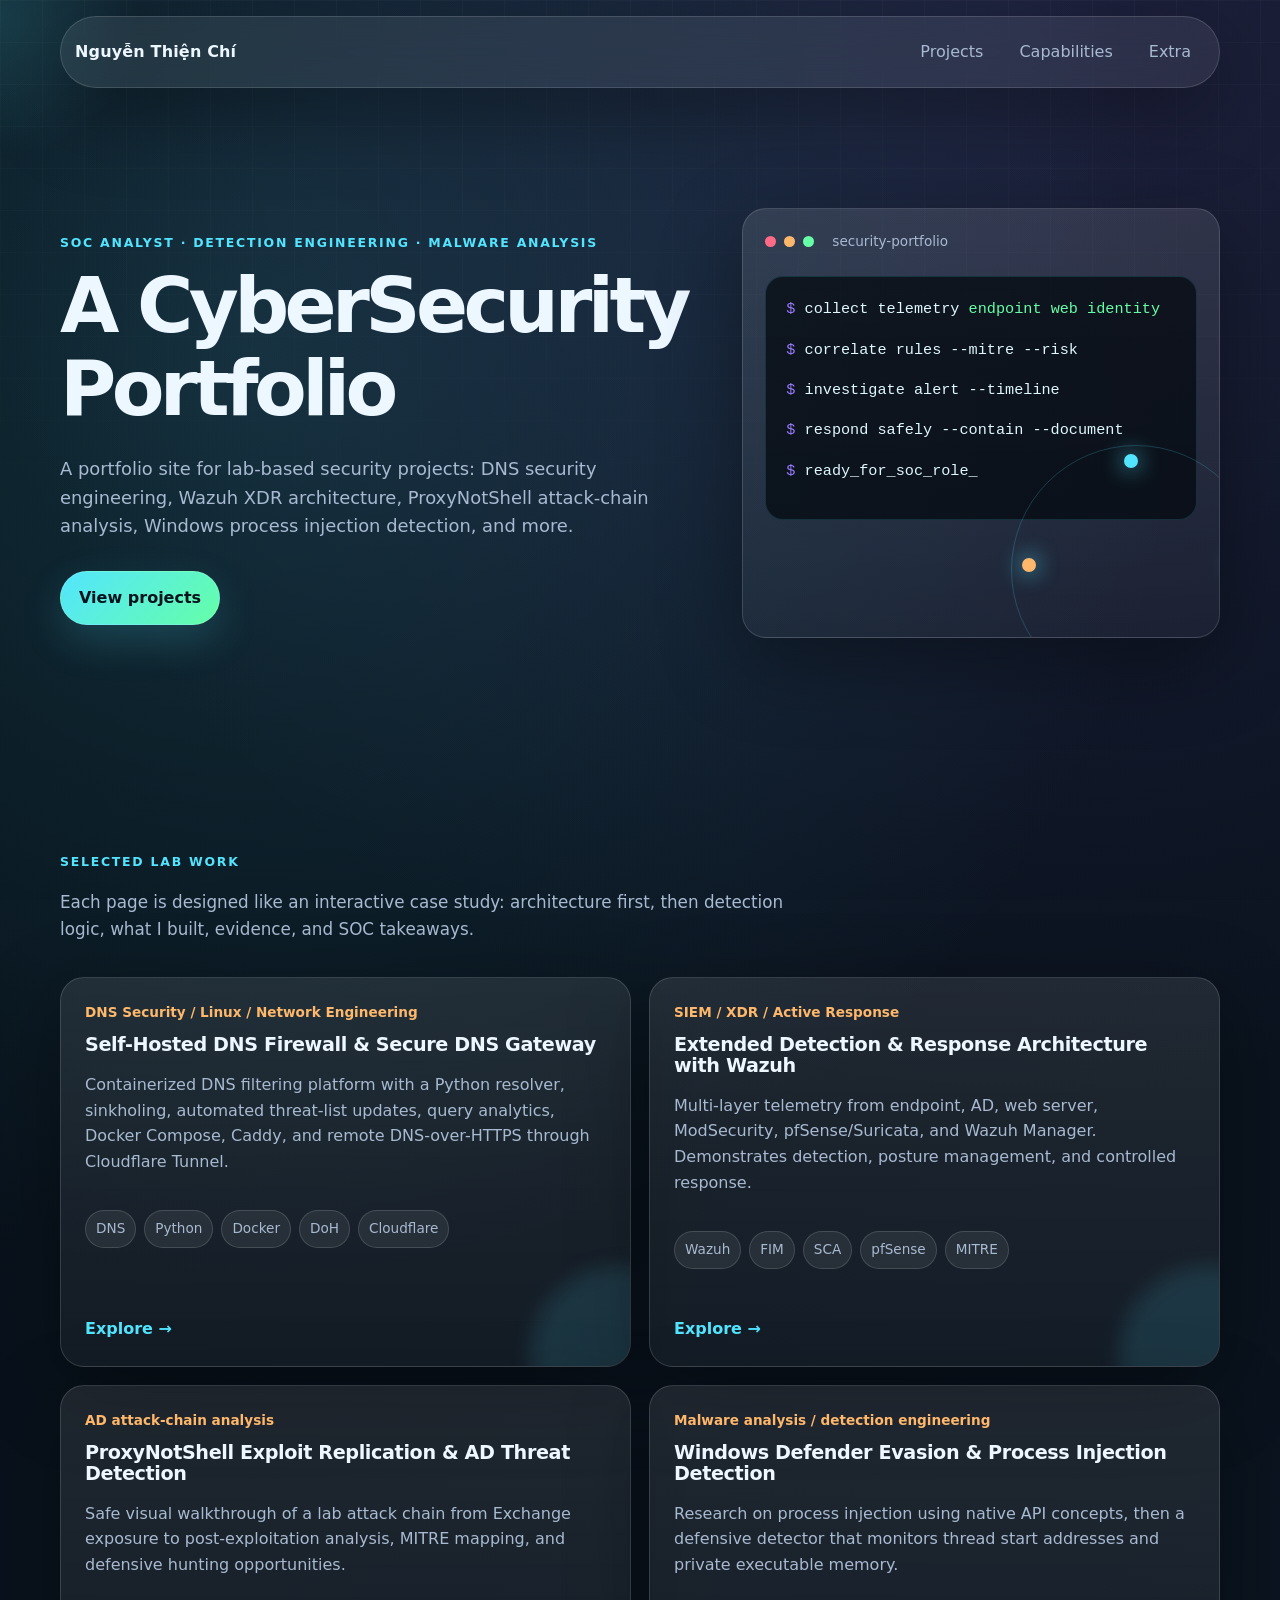
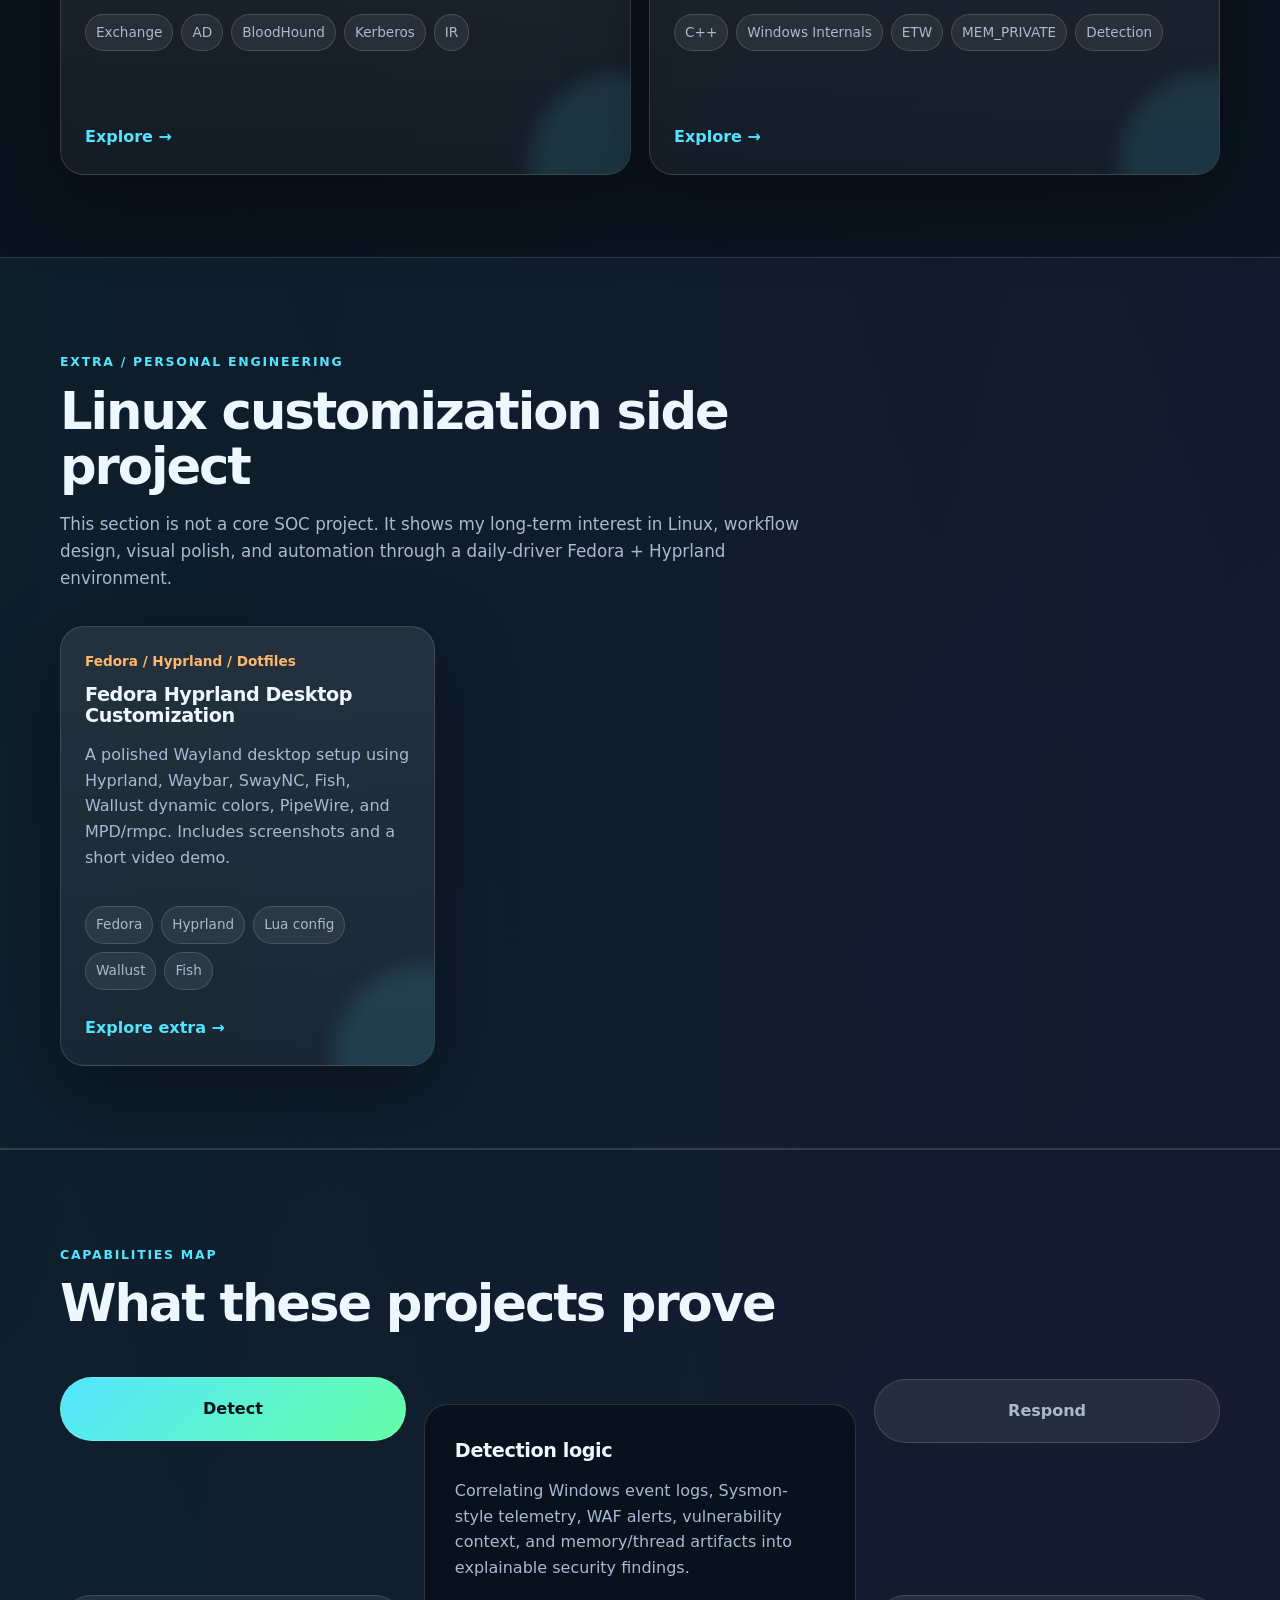
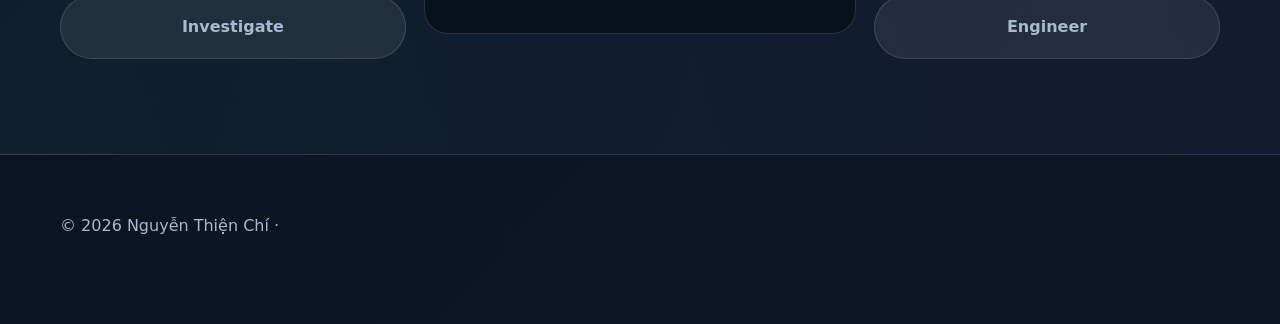
<file: index.html>
<!DOCTYPE html>
<html lang="en">
<head>
  <meta charset="UTF-8" />
  <meta name="viewport" content="width=device-width, initial-scale=1.0" />
  <meta name="description" content="Security portfolio for Nguyễn Thiện Chí: DNS security, SOC, XDR, Active Directory threat detection, malware analysis, and detection engineering projects." />
  <title>Nguyễn Thiện Chí | Security Portfolio</title>
  <link rel="stylesheet" href="assets/css/styles.css" />
</head>
<body data-page="home">
  <div class="cursor-glow" aria-hidden="true"></div>
  <canvas id="noise-canvas" aria-hidden="true"></canvas>

  <header class="site-header glass">
    <a class="brand" href="index.html" aria-label="Home">
      <span class="brand-text">Nguyễn Thiện Chí</span>
    </a>
    <button class="nav-toggle" type="button" aria-expanded="false" aria-label="Open navigation">☰</button>
    <nav class="nav-links" aria-label="Primary navigation">
      <a href="#projects">Projects</a>
      <a href="#capabilities">Capabilities</a>
      <a href="#extra">Extra</a>
    </nav>
  </header>

  <main>
    <section class="hero section-padding">
      <div class="hero-grid">
        <div class="hero-copy reveal">
          <p class="eyebrow">SOC Analyst · Detection Engineering · Malware Analysis</p>
          <h1>A CyberSecurity Portfolio</h1>
          <p class="hero-subtitle">A portfolio site for lab-based security projects: DNS security engineering, Wazuh XDR architecture, ProxyNotShell attack-chain analysis, Windows process injection detection, and more. </p>
          <div class="hero-actions">
            <a class="btn primary" href="#projects">View projects</a>
          </div>
        </div>

        <div class="hero-console reveal delay-1" aria-label="Animated SOC console">
          <div class="console-top">
            <span></span><span></span><span></span>
            <p>security-portfolio</p>
          </div>
          <div class="terminal-lines">
            <p><span class="muted">$</span> collect telemetry <span class="ok">endpoint</span> <span class="ok">web</span> <span class="ok">identity</span></p>
            <p><span class="muted">$</span> correlate rules --mitre --risk</p>
            <p><span class="muted">$</span> investigate alert --timeline</p>
            <p><span class="muted">$</span> respond safely --contain --document</p>
            <p class="typing"><span class="muted">$</span> ready_for_soc_role<span class="cursor">_</span></p>
          </div>
          <div class="signal-orbit" aria-hidden="true">
            <span></span><span></span><span></span><span></span>
          </div>
        </div>
      </div>
    </section>

    <section id="projects" class="section-padding compact">
      <div class="section-title reveal">
        <p class="eyebrow">Selected lab work</p>
        <p>Each page is designed like an interactive case study: architecture first, then detection logic, what I built, evidence, and SOC takeaways.</p>
      </div>

      <div class="project-grid">

        <article class="project-card reveal">
          <p class="card-kicker">DNS Security / Linux / Network Engineering</p>
          <h3>Self-Hosted DNS Firewall & Secure DNS Gateway</h3>
          <p>Containerized DNS filtering platform with a Python resolver, sinkholing, automated threat-list updates, query analytics, Docker Compose, Caddy, and remote DNS-over-HTTPS through Cloudflare Tunnel.</p>
          <div class="chip-row">
            <span>DNS</span><span>Python</span><span>Docker</span><span>DoH</span><span>Cloudflare</span>
          </div>
          <a class="card-link" href="projects/dns-firewall.html">Explore →</a>
        </article>
        <article class="project-card reveal">
          <p class="card-kicker">SIEM / XDR / Active Response</p>
          <h3>Extended Detection & Response Architecture with Wazuh</h3>
          <p>Multi-layer telemetry from endpoint, AD, web server, ModSecurity, pfSense/Suricata, and Wazuh Manager. Demonstrates detection, posture management, and controlled response.</p>
          <div class="chip-row">
            <span>Wazuh</span><span>FIM</span><span>SCA</span><span>pfSense</span><span>MITRE</span>
          </div>
          <a class="card-link" href="projects/wazuh-xdr.html">Explore →</a>
        </article>

        <article class="project-card reveal delay-1">
          <p class="card-kicker">AD attack-chain analysis</p>
          <h3>ProxyNotShell Exploit Replication & AD Threat Detection</h3>
          <p>Safe visual walkthrough of a lab attack chain from Exchange exposure to post-exploitation analysis, MITRE mapping, and defensive hunting opportunities.</p>
          <div class="chip-row">
            <span>Exchange</span><span>AD</span><span>BloodHound</span><span>Kerberos</span><span>IR</span>
          </div>
          <a class="card-link" href="projects/proxynotshell.html">Explore →</a>
        </article>

        <article class="project-card reveal delay-2">
          <p class="card-kicker">Malware analysis / detection engineering</p>
          <h3>Windows Defender Evasion & Process Injection Detection</h3>
          <p>Research on process injection using native API concepts, then a defensive detector that monitors thread start addresses and private executable memory.</p>
          <div class="chip-row">
            <span>C++</span><span>Windows Internals</span><span>ETW</span><span>MEM_PRIVATE</span><span>Detection</span>
          </div>
          <a class="card-link" href="projects/process-injection.html">Explore →</a>
        </article>
      </div>
    </section>



    <section id="extra" class="section-padding compact alt-section">
      <div class="section-title reveal">
        <p class="eyebrow">Extra / personal engineering</p>
        <h2>Linux customization side project</h2>
        <p>This section is not a core SOC project. It shows my long-term interest in Linux, workflow design, visual polish, and automation through a daily-driver Fedora + Hyprland environment.</p>
      </div>
      <div class="project-grid">
        <article class="project-card reveal">
          <p class="card-kicker">Fedora / Hyprland / Dotfiles</p>
          <h3>Fedora Hyprland Desktop Customization</h3>
          <p>A polished Wayland desktop setup using Hyprland, Waybar, SwayNC, Fish, Wallust dynamic colors, PipeWire, and MPD/rmpc. Includes screenshots and a short video demo.</p>
          <div class="chip-row">
            <span>Fedora</span><span>Hyprland</span><span>Lua config</span><span>Wallust</span><span>Fish</span>
          </div>
          <a class="card-link" href="projects/hyprland.html">Explore extra →</a>
        </article>
      </div>
    </section>

    <section id="capabilities" class="section-padding compact alt-section">
      <div class="section-title reveal">
        <p class="eyebrow">Capabilities map</p>
        <h2>What these projects prove</h2>
      </div>
      <div class="capability-map reveal">
        <div class="capability-node active" data-cap="detect">Detect</div>
        <div class="capability-node" data-cap="investigate">Investigate</div>
        <div class="capability-node" data-cap="respond">Respond</div>
        <div class="capability-node" data-cap="engineer">Engineer</div>
        <div class="capability-panel">
          <h3 id="cap-title">Detection logic</h3>
          <p id="cap-desc">Correlating Windows event logs, Sysmon-style telemetry, WAF alerts, vulnerability context, and memory/thread artifacts into explainable security findings.</p>
        </div>
      </div>
    </section>
  </main>

  <footer class="site-footer">
    <p>© 2026 Nguyễn Thiện Chí ·</p>
  </footer>

  <script src="assets/js/app.js"></script>
</body>
</html>
</file>
<file: assets/css/styles.css>
:root {
  --bg: #071018;
  --bg-2: #0d1624;
  --surface: rgba(255,255,255,0.075);
  --surface-strong: rgba(255,255,255,0.12);
  --line: rgba(255,255,255,0.14);
  --text: #edf7ff;
  --muted: #a8bad1;
  --cyan: #53e5ff;
  --green: #65ffa7;
  --violet: #9a7cff;
  --orange: #ffb86b;
  --red: #ff6b86;
  --shadow: 0 24px 80px rgba(0,0,0,0.35);
  --radius: 24px;
  --max: 1160px;
}

* { box-sizing: border-box; }

html { scroll-behavior: smooth; }

body {
  margin: 0;
  color: var(--text);
  background:
    radial-gradient(circle at 20% 10%, rgba(83,229,255,0.14), transparent 28%),
    radial-gradient(circle at 80% 0%, rgba(154,124,255,0.16), transparent 30%),
    linear-gradient(135deg, var(--bg), var(--bg-2));
  font-family: Inter, ui-sans-serif, system-ui, -apple-system, BlinkMacSystemFont, "Segoe UI", sans-serif;
  line-height: 1.6;
  overflow-x: hidden;
}

body::before {
  content: "";
  position: fixed;
  inset: 0;
  pointer-events: none;
  background-image:
    linear-gradient(rgba(255,255,255,0.035) 1px, transparent 1px),
    linear-gradient(90deg, rgba(255,255,255,0.035) 1px, transparent 1px);
  background-size: 42px 42px;
  mask-image: linear-gradient(to bottom, rgba(0,0,0,0.75), transparent 70%);
  z-index: -2;
}

#noise-canvas {
  position: fixed;
  inset: 0;
  opacity: 0.14;
  z-index: -1;
  pointer-events: none;
}

.cursor-glow {
  position: fixed;
  width: 320px;
  height: 320px;
  border-radius: 50%;
  pointer-events: none;
  background: radial-gradient(circle, rgba(83,229,255,0.14), transparent 62%);
  transform: translate(-50%, -50%);
  z-index: 0;
  mix-blend-mode: screen;
}

a { color: inherit; text-decoration: none; }

p { color: var(--muted); }

.section-padding {
  width: min(var(--max), calc(100% - 40px));
  margin: 0 auto;
  padding: 120px 0;
}

.compact { padding: 82px 0; }

.glass {
  background: var(--surface);
  border: 1px solid var(--line);
  box-shadow: var(--shadow);
  backdrop-filter: blur(18px);
}

.site-header {
  position: sticky;
  top: 16px;
  z-index: 10;
  width: min(var(--max), calc(100% - 32px));
  margin: 16px auto 0;
  padding: 12px 14px;
  border-radius: 999px;
  display: flex;
  align-items: center;
  justify-content: space-between;
}

.brand { display: inline-flex; align-items: center; gap: 10px; font-weight: 800; }

.brand-mark {
  width: 38px;
  height: 38px;
  border-radius: 14px;
  display: grid;
  place-items: center;
  background: linear-gradient(135deg, var(--cyan), var(--violet));
  color: #04111d;
  box-shadow: 0 0 24px rgba(83,229,255,0.3);
}

.brand-text { letter-spacing: 0.01em; }

.nav-links { display: flex; gap: 8px; align-items: center; }

.nav-links a {
  padding: 10px 14px;
  color: var(--muted);
  border-radius: 999px;
  transition: 180ms ease;
}

.nav-links a:hover { color: var(--text); background: var(--surface-strong); }

.nav-toggle {
  display: none;
  border: 0;
  color: var(--text);
  background: var(--surface-strong);
  border-radius: 999px;
  width: 40px;
  height: 40px;
}

.hero-grid,
.project-hero-grid,
.takeaway-grid,
.two-column {
  display: grid;
  grid-template-columns: 1.15fr 0.85fr;
  gap: 36px;
  align-items: center;
}

.eyebrow {
  color: var(--cyan);
  text-transform: uppercase;
  letter-spacing: 0.14em;
  font-size: 0.78rem;
  font-weight: 800;
  margin-bottom: 12px;
}

h1, h2, h3 { line-height: 1.08; margin: 0; }

h1 { font-size: clamp(2.8rem, 6vw, 5.8rem); letter-spacing: -0.06em; }
h2 { font-size: clamp(2rem, 4vw, 3.4rem); letter-spacing: -0.04em; }
h3 { font-size: 1.2rem; letter-spacing: -0.02em; }

.hero-subtitle { font-size: 1.12rem; max-width: 720px; margin: 24px 0 0; }

.hero-actions { display: flex; gap: 12px; flex-wrap: wrap; margin-top: 30px; }

.btn {
  display: inline-flex;
  align-items: center;
  justify-content: center;
  padding: 13px 18px;
  border-radius: 999px;
  border: 1px solid var(--line);
  font-weight: 800;
  transition: transform 180ms ease, box-shadow 180ms ease, background 180ms ease;
}

.btn:hover { transform: translateY(-2px); }
.btn.primary { color: #06131d; background: linear-gradient(135deg, var(--cyan), var(--green)); box-shadow: 0 16px 42px rgba(83,229,255,0.18); }
.btn.ghost { background: var(--surface); color: var(--text); }

.trust-row { display: flex; gap: 10px; flex-wrap: wrap; margin-top: 28px; }
.trust-row span, .chip-row span {
  color: var(--muted);
  background: rgba(255,255,255,0.07);
  border: 1px solid var(--line);
  border-radius: 999px;
  padding: 7px 10px;
  font-size: 0.85rem;
}

.hero-console {
  position: relative;
  min-height: 430px;
  border-radius: var(--radius);
  padding: 22px;
  background: linear-gradient(180deg, rgba(255,255,255,0.1), rgba(255,255,255,0.045));
  border: 1px solid var(--line);
  box-shadow: var(--shadow);
  overflow: hidden;
}

.console-top { display: flex; align-items: center; gap: 8px; margin-bottom: 24px; }
.console-top span { width: 11px; height: 11px; border-radius: 999px; background: var(--red); }
.console-top span:nth-child(2) { background: var(--orange); }
.console-top span:nth-child(3) { background: var(--green); }
.console-top p { margin: 0 0 0 10px; font-size: 0.85rem; }

.terminal-lines {
  font-family: "SFMono-Regular", Consolas, monospace;
  font-size: 0.95rem;
  padding: 20px;
  border-radius: 18px;
  background: rgba(3,9,15,0.72);
  border: 1px solid rgba(83,229,255,0.15);
}
.terminal-lines p { margin: 0 0 16px; color: #dff7ff; }
.terminal-lines .muted { color: var(--violet); }
.terminal-lines .ok { color: var(--green); }
.cursor { animation: blink 0.8s steps(2) infinite; }
@keyframes blink { 50% { opacity: 0; } }

.signal-orbit {
  position: absolute;
  width: 250px;
  height: 250px;
  right: -42px;
  bottom: -58px;
  border: 1px solid rgba(83,229,255,0.2);
  border-radius: 50%;
  animation: rotate 16s linear infinite;
}
.signal-orbit span {
  position: absolute;
  width: 14px;
  height: 14px;
  border-radius: 50%;
  background: var(--cyan);
  box-shadow: 0 0 22px var(--cyan);
}
.signal-orbit span:nth-child(1){ top: 8px; left: 112px; }
.signal-orbit span:nth-child(2){ right: 12px; top: 112px; background: var(--green); }
.signal-orbit span:nth-child(3){ bottom: 12px; left: 112px; background: var(--violet); }
.signal-orbit span:nth-child(4){ left: 10px; top: 112px; background: var(--orange); }
@keyframes rotate { to { transform: rotate(360deg); } }

.section-title { max-width: 760px; margin-bottom: 34px; }
.section-title p:last-child { font-size: 1.05rem; }

.project-grid,
.engine-grid {
  display: grid;
  grid-template-columns: repeat(3, minmax(0, 1fr));
  gap: 18px;
}

.project-card,
.engine-card,
.content-card,
.resume-banner,
.copy-card,
.safe-note {
  border-radius: var(--radius);
  border: 1px solid var(--line);
  background: linear-gradient(180deg, rgba(255,255,255,0.09), rgba(255,255,255,0.045));
  padding: 24px;
  box-shadow: var(--shadow);
}

.project-card { min-height: 440px; display: flex; flex-direction: column; position: relative; overflow: hidden; }
.project-card::before {
  content: "";
  position: absolute;
  inset: auto -80px -80px auto;
  width: 180px;
  height: 180px;
  border-radius: 50%;
  background: rgba(83,229,255,0.12);
  filter: blur(10px);
}

.card-icon {
  width: 68px;
  height: 68px;
  border-radius: 22px;
  display: grid;
  place-items: center;
  font-weight: 900;
  color: #05121d;
  background: var(--cyan);
  margin-bottom: 22px;
}
.card-icon.ad { background: var(--violet); color: white; }
.card-icon.mem { background: var(--green); }
.card-kicker { color: var(--orange); font-size: 0.85rem; font-weight: 800; margin: 0 0 12px; }
.chip-row { display: flex; gap: 8px; flex-wrap: wrap; margin: 20px 0 0; }
.card-link { margin-top: auto; color: var(--cyan); font-weight: 800; padding-top: 24px; }

.alt-section {
  width: 100%;
  max-width: none;
  padding-left: max(20px, calc((100vw - var(--max)) / 2));
  padding-right: max(20px, calc((100vw - var(--max)) / 2));
  background: linear-gradient(90deg, rgba(83,229,255,0.06), rgba(154,124,255,0.06));
  border-block: 1px solid var(--line);
}

.capability-map {
  position: relative;
  display: grid;
  grid-template-columns: 0.8fr 1fr 0.8fr;
  grid-template-rows: repeat(3, 90px);
  gap: 18px;
  align-items: center;
}
.capability-node {
  cursor: pointer;
  border: 1px solid var(--line);
  background: var(--surface);
  border-radius: 999px;
  padding: 18px;
  text-align: center;
  font-weight: 900;
  color: var(--muted);
  transition: 180ms ease;
}
.capability-node.active,
.capability-node:hover { color: var(--bg); background: linear-gradient(135deg, var(--cyan), var(--green)); transform: translateY(-2px); }
.capability-node:nth-child(1) { grid-column: 1; grid-row: 1; }
.capability-node:nth-child(2) { grid-column: 1; grid-row: 3; }
.capability-node:nth-child(3) { grid-column: 3; grid-row: 1; }
.capability-node:nth-child(4) { grid-column: 3; grid-row: 3; }
.capability-panel { grid-column: 2; grid-row: 1 / 4; border-radius: var(--radius); padding: 30px; background: rgba(3,9,15,0.55); border: 1px solid var(--line); min-height: 230px; display: flex; flex-direction: column; justify-content: center; }

.resume-banner { display: grid; grid-template-columns: 1fr 420px; gap: 26px; align-items: center; }
.copy-card code { display: block; white-space: normal; color: #ddf7ff; background: rgba(3,9,15,0.65); border-radius: 16px; padding: 16px; margin-top: 14px; }
.copy-btn { border: 0; border-radius: 999px; padding: 12px 16px; font-weight: 900; color: #05111d; background: var(--green); cursor: pointer; }

.site-footer { width: min(var(--max), calc(100% - 40px)); margin: 0 auto; padding: 42px 0 70px; color: var(--muted); }
.site-footer a { color: var(--cyan); font-weight: 800; }

.breadcrumb { color: var(--muted); margin-bottom: 24px; }
.breadcrumb a { color: var(--cyan); }
.project-hero { padding-top: 90px; }
.metric-stack { display: grid; gap: 14px; }
.metric-stack div { border-radius: 20px; border: 1px solid var(--line); background: var(--surface); padding: 22px; }
.metric-stack strong { display: block; font-size: 1.55rem; color: var(--cyan); }
.metric-stack span { color: var(--muted); }

.xdr-diagram {
  min-height: 470px;
  position: relative;
  border-radius: 32px;
  background: rgba(3,9,15,0.4);
  border: 1px solid var(--line);
  overflow: hidden;
  padding: 24px;
}
.diagram-lines { position: absolute; inset: 0; width: 100%; height: 100%; pointer-events: none; }
.diagram-lines path { fill: none; stroke: rgba(83,229,255,0.32); stroke-width: 2; stroke-dasharray: 10 8; animation: dash 12s linear infinite; }
@keyframes dash { to { stroke-dashoffset: -220; } }
.diagram-node {
  position: absolute;
  z-index: 2;
  border: 1px solid rgba(83,229,255,0.34);
  color: var(--text);
  background: rgba(8,19,31,0.9);
  border-radius: 18px;
  padding: 16px 18px;
  font-weight: 900;
  cursor: pointer;
  box-shadow: 0 16px 38px rgba(0,0,0,0.22);
  transition: 180ms ease;
}
.diagram-node:hover,
.diagram-node.active { transform: translateY(-3px) scale(1.03); background: linear-gradient(135deg, rgba(83,229,255,0.24), rgba(101,255,167,0.18)); }
.left-top { left: 6%; top: 15%; }
.left-mid { left: 6%; top: 44%; }
.left-bottom { left: 6%; bottom: 15%; }
.center { left: 43%; top: 43%; background: linear-gradient(135deg, rgba(83,229,255,0.28), rgba(154,124,255,0.22)); }
.right-top { right: 7%; top: 15%; }
.right-mid { right: 7%; top: 44%; }
.right-bottom { right: 7%; bottom: 15%; }
.diagram-info { position: absolute; left: 38%; bottom: 24px; width: min(420px, calc(100% - 48px)); border-radius: 20px; padding: 18px; z-index: 3; }
.diagram-info p { margin-bottom: 0; }

.pipeline { display: grid; grid-template-columns: repeat(5, 1fr); gap: 12px; }
.pipe-step { position: relative; border: 1px solid var(--line); background: rgba(3,9,15,0.5); border-radius: 22px; padding: 22px; min-height: 190px; }
.pipe-step span { color: var(--cyan); font-weight: 900; }
.pipe-step::after { content: "→"; position: absolute; right: -15px; top: 50%; color: var(--cyan); font-weight: 900; }
.pipe-step:last-child::after { content: ""; }

.scenario-tabs { border-radius: var(--radius); border: 1px solid var(--line); background: var(--surface); padding: 16px; }
.tab-buttons { display: flex; gap: 8px; flex-wrap: wrap; margin-bottom: 18px; }
.tab-btn { border: 1px solid var(--line); color: var(--muted); background: rgba(3,9,15,0.45); border-radius: 999px; padding: 10px 14px; font-weight: 900; cursor: pointer; }
.tab-btn.active { color: var(--bg); background: var(--cyan); }
.tab-panel { display: none; padding: 16px 8px 8px; }
.tab-panel.active { display: block; animation: fadeUp 220ms ease; }
.result-list { padding-left: 20px; color: var(--muted); }
.result-list li { margin-bottom: 10px; }

.attack-chain { display: grid; grid-template-columns: repeat(5, 1fr); gap: 12px; }
.chain-step { min-height: 230px; border-radius: 24px; border: 1px solid var(--line); padding: 20px; background: linear-gradient(180deg, rgba(255,255,255,0.08), rgba(255,255,255,0.035)); position: relative; overflow: hidden; }
.chain-step::after { content: ""; position: absolute; inset: auto 20px 18px 20px; height: 4px; border-radius: 999px; background: linear-gradient(90deg, var(--cyan), var(--violet)); }
.chain-step span { color: var(--orange); font-weight: 900; }
.network-map { position: relative; display: grid; grid-template-columns: repeat(3, 1fr); gap: 18px; min-height: 330px; align-items: center; }
.zone { border-radius: 28px; min-height: 260px; padding: 26px; border: 1px solid var(--line); background: rgba(3,9,15,0.48); }
.zone h3 { color: var(--cyan); }
.vpn-bridge { position: absolute; left: 18%; right: 18%; bottom: 10px; padding: 12px 18px; text-align: center; border-radius: 999px; color: var(--bg); font-weight: 900; background: linear-gradient(90deg, var(--green), var(--cyan)); }
.mitre-grid { display: grid; grid-template-columns: repeat(2, 1fr); gap: 14px; }
.mitre-grid div { border-radius: 20px; padding: 18px; background: var(--surface); border: 1px solid var(--line); }
.mitre-grid span { display: block; color: var(--orange); font-weight: 900; margin-bottom: 8px; }
.mitre-grid strong { font-size: 1rem; }

.injection-flow { display: grid; grid-template-columns: 1fr 1fr; gap: 18px; }
.flow-lane { border-radius: 28px; border: 1px solid var(--line); background: rgba(3,9,15,0.45); padding: 22px; }
.flow-lane h3 { margin-bottom: 18px; color: var(--cyan); }
.flow-box { position: relative; margin: 0 0 14px; padding: 16px; border-radius: 16px; border: 1px solid var(--line); background: rgba(255,255,255,0.06); }
.flow-box::before { content: ""; width: 10px; height: 10px; border-radius: 50%; background: var(--green); display: inline-block; margin-right: 10px; box-shadow: 0 0 18px var(--green); }
.engine-card span { color: var(--orange); font-weight: 900; }
.engine-card.featured { background: linear-gradient(180deg, rgba(83,229,255,0.16), rgba(255,255,255,0.045)); border-color: rgba(83,229,255,0.35); transform: translateY(-8px); }
.memory-visual { display: grid; gap: 14px; max-width: 860px; }
.memory-bar { border-radius: 18px; border: 1px solid var(--line); padding: 18px; display: flex; justify-content: space-between; align-items: center; background: rgba(255,255,255,0.06); }
.memory-bar span { font-weight: 900; }
.memory-bar.image { border-left: 6px solid var(--green); }
.memory-bar.private { border-left: 6px solid var(--red); }
.memory-bar.heap { border-left: 6px solid var(--cyan); }
.pulse { animation: pulse 1.7s ease-in-out infinite; }
@keyframes pulse { 50% { box-shadow: 0 0 36px rgba(255,107,134,0.24); } }
.center-note { max-width: 780px; margin-top: 24px; }
.safe-note h3 { color: var(--green); }
.content-card p:last-child { margin-bottom: 0; }

.reveal { opacity: 0; transform: translateY(24px); transition: opacity 600ms ease, transform 600ms ease; }
.reveal.visible { opacity: 1; transform: translateY(0); }
.delay-1 { transition-delay: 120ms; }
.delay-2 { transition-delay: 240ms; }
@keyframes fadeUp { from { opacity: 0; transform: translateY(8px); } to { opacity: 1; transform: translateY(0); } }

@media (max-width: 920px) {
  .hero-grid, .project-hero-grid, .takeaway-grid, .two-column, .resume-banner, .injection-flow { grid-template-columns: 1fr; }
  .project-grid, .engine-grid, .pipeline, .attack-chain, .network-map, .mitre-grid { grid-template-columns: 1fr; }
  .pipe-step::after { display: none; }
  .capability-map { grid-template-columns: 1fr; grid-template-rows: none; }
  .capability-node, .capability-panel { grid-column: auto !important; grid-row: auto !important; }
  .xdr-diagram { min-height: 780px; display: grid; gap: 12px; }
  .diagram-node, .diagram-info { position: relative; left: auto !important; right: auto !important; top: auto !important; bottom: auto !important; width: 100%; }
  .diagram-lines { display: none; }
  .center { order: 4; }
  .diagram-info { order: 8; }
  .vpn-bridge { position: relative; left: auto; right: auto; bottom: auto; }
}

@media (max-width: 720px) {
  .section-padding { width: min(100% - 28px, var(--max)); padding: 76px 0; }
  .compact { padding: 58px 0; }
  .site-header { border-radius: 22px; align-items: flex-start; }
  .nav-toggle { display: block; }
  .nav-links { display: none; position: absolute; left: 12px; right: 12px; top: 66px; flex-direction: column; align-items: stretch; padding: 12px; border-radius: 18px; background: rgba(4,12,20,0.95); border: 1px solid var(--line); }
  .nav-links.open { display: flex; }
  h1 { font-size: clamp(2.45rem, 12vw, 4rem); }
  .hero-console { min-height: auto; }
  .memory-bar { display: block; }
}


/* ===== Enhanced portfolio additions ===== */
.project-hero h1 { font-size: clamp(2.15rem, 4.7vw, 4rem); }
.mini-heading { color: var(--cyan); font-weight: 900; margin-bottom: 6px; }
.kpi-inline { display:flex; flex-wrap:wrap; gap:10px; margin-top:18px; }
.kpi-inline span, .badge-row span { color: var(--muted); background: rgba(255,255,255,0.07); border: 1px solid var(--line); border-radius: 999px; padding: 7px 10px; font-size: 0.86rem; }
.badge-row { display:flex; flex-wrap:wrap; gap:8px; margin: 12px 0 18px; }
.story-panel, .scenario-flow-card, .tech-card, .artifact-card, .image-card, .mermaid-card, .section-card, .evidence-card, .callout-card {
  border-radius: var(--radius);
  border: 1px solid var(--line);
  background: linear-gradient(180deg, rgba(255,255,255,0.085), rgba(255,255,255,0.04));
  box-shadow: var(--shadow);
  padding: 24px;
}
.story-panel h3, .scenario-flow-card h3, .section-card h3, .artifact-card h3, .callout-card h3 { margin-bottom: 10px; }
.story-panel p:last-child, .section-card p:last-child, .callout-card p:last-child { margin-bottom: 0; }
.story-panel.safe-scope { border-color: rgba(101,255,167,0.24); background: linear-gradient(180deg, rgba(101,255,167,0.12), rgba(255,255,255,0.035)); }
.scenario-flow-grid { display:grid; grid-template-columns: 1fr; gap: 18px; }
.flowchart { display:grid; gap: 12px; }
.flowchart.horizontal { grid-template-columns: repeat(var(--steps, 5), minmax(160px, 1fr)); overflow-x: auto; padding-bottom: 8px; }
.flow-step { min-width: 160px; border: 1px solid var(--line); background: rgba(3,9,15,0.5); border-radius: 18px; padding: 16px; position:relative; }
.flow-step b { color: var(--orange); font-size: 0.82rem; text-transform: uppercase; letter-spacing: .08em; }
.flow-step h3 { font-size: 1rem; margin: 8px 0; }
.flow-step p { font-size: 0.9rem; margin: 0; }
.tech-stack { display:grid; grid-template-columns: repeat(3, minmax(0, 1fr)); gap: 16px; }
.tech-card span, .artifact-card span { color: var(--orange); font-weight: 900; }
.tech-card h3, .artifact-card h3 { margin: 8px 0; }
.tech-card p, .artifact-card p { margin: 0; }
.evidence-layout { display:grid; grid-template-columns: 0.92fr 1.08fr; gap: 18px; align-items:start; }
.image-grid { display:grid; grid-template-columns: repeat(2, minmax(0,1fr)); gap: 16px; }
.image-grid.single { grid-template-columns: 1fr; }
.image-card { padding: 14px; }
.image-card figure { margin: 0; }
.image-card img { width: 100%; display:block; border-radius: 18px; border: 1px solid rgba(255,255,255,0.12); background: rgba(255,255,255,0.04); }
.image-card figcaption { color: var(--muted); font-size: 0.9rem; margin-top: 10px; }
.image-card.full { grid-column: 1 / -1; }
.mermaid-card { padding: 18px; overflow:auto; }
.mermaid { background: rgba(255,255,255,0.94); border-radius: 18px; padding: 18px; color: #111827; min-width: 680px; }
.mermaid svg { max-width: 100%; height: auto; }
.detail-list { color: var(--muted); padding-left: 20px; margin: 14px 0 0; }
.detail-list li { margin-bottom: 10px; }
.detail-grid { display:grid; grid-template-columns: repeat(2, minmax(0,1fr)); gap: 16px; }
.artifact-grid { display:grid; grid-template-columns: repeat(3, minmax(0,1fr)); gap: 16px; }
.code-lite { display:block; background: rgba(3,9,15,0.7); border: 1px solid var(--line); border-radius: 16px; padding: 14px; color: #dff7ff; overflow:auto; font-family: SFMono-Regular, Consolas, monospace; font-size: 0.86rem; }
.mitre-table { width:100%; border-collapse: collapse; overflow:hidden; border-radius: 18px; }
.mitre-table th, .mitre-table td { border-bottom: 1px solid var(--line); padding: 14px; text-align:left; vertical-align:top; }
.mitre-table th { color: var(--cyan); background: rgba(3,9,15,0.4); }
.mitre-table td { color: var(--muted); }
.detector-summary { display:grid; grid-template-columns: 1fr 1fr; gap: 18px; }
.attack-timeline { display:grid; gap: 16px; position: relative; }
.timeline-item { display:grid; grid-template-columns: 110px 1fr; gap:16px; align-items:start; border:1px solid var(--line); border-radius:22px; padding:18px; background: rgba(3,9,15,0.45); }
.timeline-item strong { color: var(--orange); }
.timeline-item h3 { font-size: 1.08rem; margin-bottom: 8px; }
.timeline-item p { margin:0; }
.red-team-grid { display:grid; grid-template-columns: 0.95fr 1.05fr; gap:18px; align-items:start; }
@media (max-width: 1100px) { .flowchart.horizontal { grid-template-columns: repeat(var(--steps, 5), 220px); } }
@media (max-width: 920px) {
  .evidence-layout, .image-grid, .detail-grid, .artifact-grid, .tech-stack, .detector-summary, .red-team-grid { grid-template-columns: 1fr; }
  .image-card.full { grid-column:auto; }
}


/* ===== Wazuh detailed evidence update ===== */
.scenario-case {
  border-radius: var(--radius);
  border: 1px solid var(--line);
  background: linear-gradient(180deg, rgba(255,255,255,0.07), rgba(255,255,255,0.03));
  box-shadow: var(--shadow);
  padding: 24px;
  margin-bottom: 22px;
}
.scenario-case > h3 { font-size: clamp(1.25rem, 2.2vw, 1.75rem); margin-bottom: 8px; }
.case-grid { display:grid; grid-template-columns: 0.9fr 1.1fr; gap: 18px; align-items:start; }
.case-flow { display:grid; gap: 14px; }
.flow-note { color: var(--muted); margin: 0 0 12px; }
.case-kicker { color: var(--orange); font-size: 0.78rem; text-transform: uppercase; letter-spacing: .12em; font-weight: 900; }
.evidence-kicker { display:block; color: var(--cyan); font-size: 0.75rem; text-transform: uppercase; letter-spacing: .1em; font-weight: 900; margin-bottom: 6px; }
.image-card img.tall-proof { max-height: 420px; object-fit: contain; }
.image-card img.wide-proof { max-height: 300px; object-fit: contain; }
.image-card img.full-proof { max-height: 520px; object-fit: contain; }
.mermaid-card.compact { padding: 12px; }
.mermaid-card.compact .mermaid { min-width: 520px; }
.response-table { width:100%; border-collapse: collapse; margin-top: 14px; }
.response-table th, .response-table td { border-bottom:1px solid var(--line); padding: 12px; text-align:left; vertical-align:top; }
.response-table th { color: var(--cyan); }
.response-table td { color: var(--muted); }
.small-note { color: var(--muted); font-size: 0.92rem; margin-top: 12px; }
@media (max-width: 980px) { .case-grid { grid-template-columns: 1fr; } }


/* ===== Hyprland extra page ===== */
.extra-grid {
  display: grid;
  grid-template-columns: 0.95fr 1.05fr;
  gap: 18px;
  align-items: start;
}
.extra-hero-shot {
  border-radius: 28px;
  overflow: hidden;
  border: 1px solid var(--line);
  background: rgba(255,255,255,0.05);
  box-shadow: var(--shadow);
}
.extra-hero-shot img,
.hypr-shot img {
  width: 100%;
  display: block;
}
.hypr-gallery {
  display: grid;
  grid-template-columns: repeat(2, minmax(0, 1fr));
  gap: 16px;
}
.hypr-shot {
  border-radius: var(--radius);
  overflow: hidden;
  border: 1px solid var(--line);
  background: linear-gradient(180deg, rgba(255,255,255,0.085), rgba(255,255,255,0.04));
  box-shadow: var(--shadow);
}
.hypr-shot figure { margin: 0; }
.hypr-shot figcaption {
  padding: 14px 16px 16px;
  color: var(--muted);
  font-size: 0.92rem;
}
.video-card {
  border-radius: var(--radius);
  border: 1px solid var(--line);
  background: linear-gradient(180deg, rgba(154,124,255,0.12), rgba(255,255,255,0.04));
  box-shadow: var(--shadow);
  padding: 20px;
}
.video-frame {
  position: relative;
  width: 100%;
  aspect-ratio: 16 / 9;
  border-radius: 20px;
  overflow: hidden;
  border: 1px solid rgba(255,255,255,0.12);
  background: rgba(3,9,15,0.65);
}
.video-frame iframe,
.video-frame img {
  position: absolute;
  inset: 0;
  width: 100%;
  height: 100%;
  border: 0;
  object-fit: cover;
}
.component-grid {
  display: grid;
  grid-template-columns: repeat(4, minmax(0, 1fr));
  gap: 14px;
}
.component-card {
  border-radius: 22px;
  border: 1px solid var(--line);
  background: rgba(3,9,15,0.45);
  padding: 18px;
}
.component-card span {
  display: block;
  color: var(--orange);
  font-weight: 900;
  margin-bottom: 8px;
}
.component-card p { margin: 0; font-size: 0.92rem; }
.extra-note {
  border-left: 4px solid var(--green);
  padding-left: 16px;
  color: var(--muted);
}
.card-icon.extra { background: var(--orange); color: #06131d; }



.mermaid-card svg {
  display: block;
  justify-self: center;
  margin: 0 auto;
}

.video-card video{
    width:100%;
    border-radius:20px;
    display:block;

    border:1px solid rgba(255,255,255,.08);

    box-shadow:0 20px 60px rgba(0,0,0,.45);
}

/* ===== DNS Firewall project page ===== */
.dns-pipeline .pipe-step {
  min-height: 215px;
}

.dns-pipeline .pipe-step:nth-child(3) {
  border-color: rgba(255,184,107,0.34);
  background: linear-gradient(180deg, rgba(255,184,107,0.13), rgba(3,9,15,0.5));
}

.dns-pipeline .pipe-step:nth-child(4) {
  border-color: rgba(101,255,167,0.3);
}

.project-card h3 {
  overflow-wrap: anywhere;
}

@media (min-width: 921px) {
  #projects .project-grid {
    grid-template-columns: repeat(2, minmax(0, 1fr));
  }

  #projects .project-card {
    min-height: 390px;
  }
}

@media (max-width: 720px) {
  .dns-pipeline .pipe-step {
    min-height: auto;
  }
}
</file>
